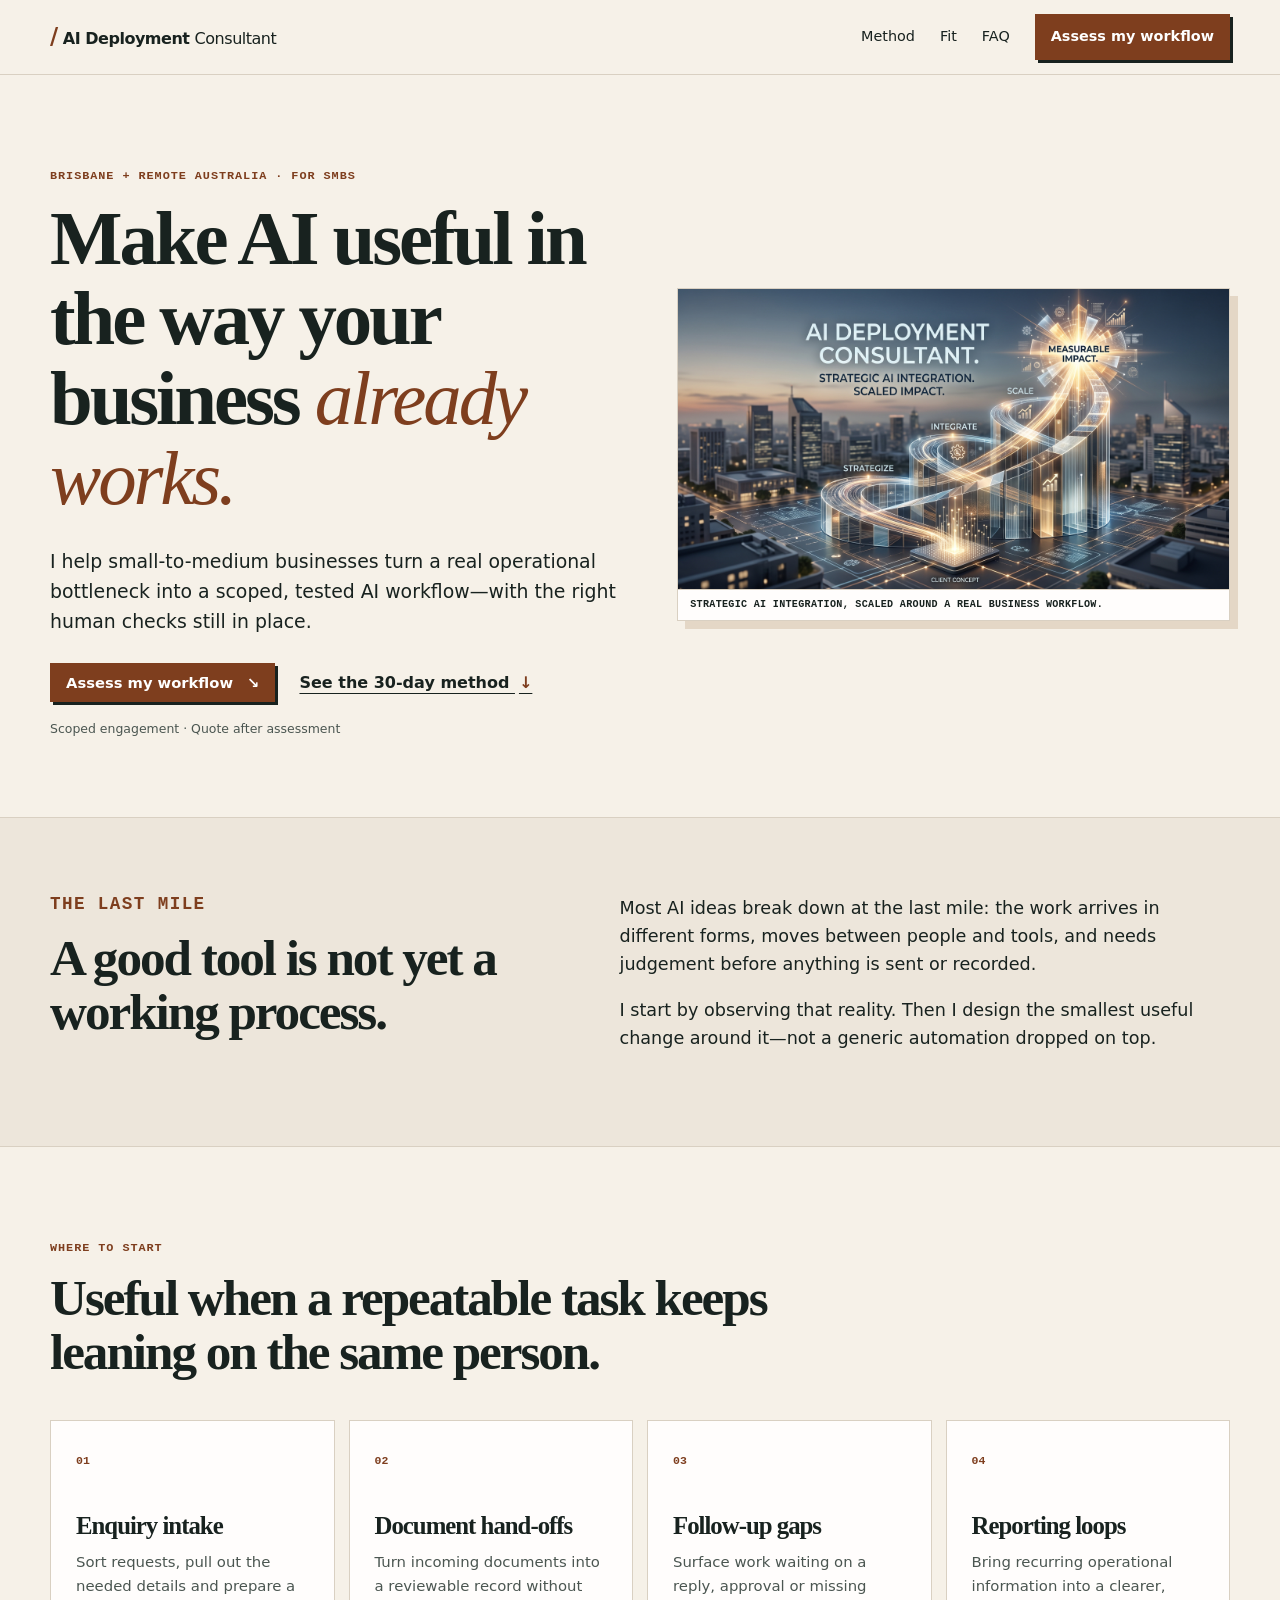
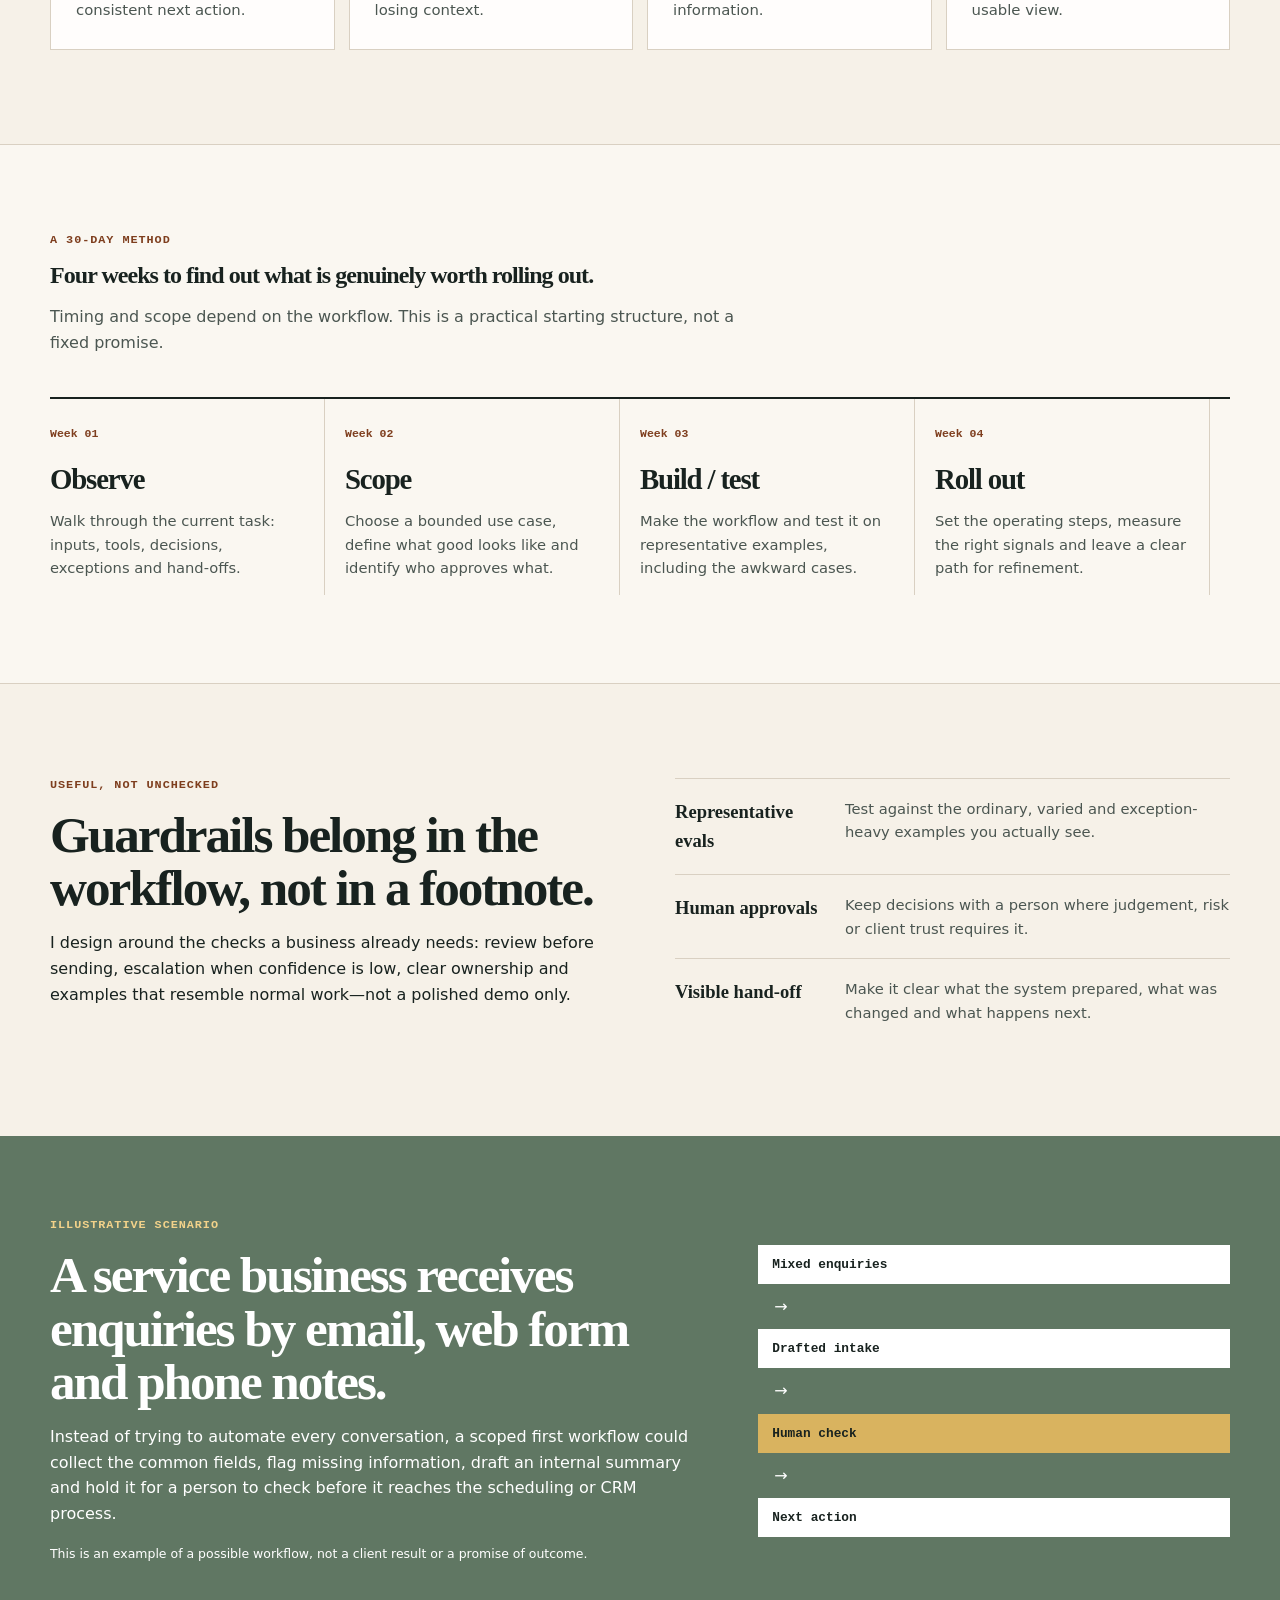
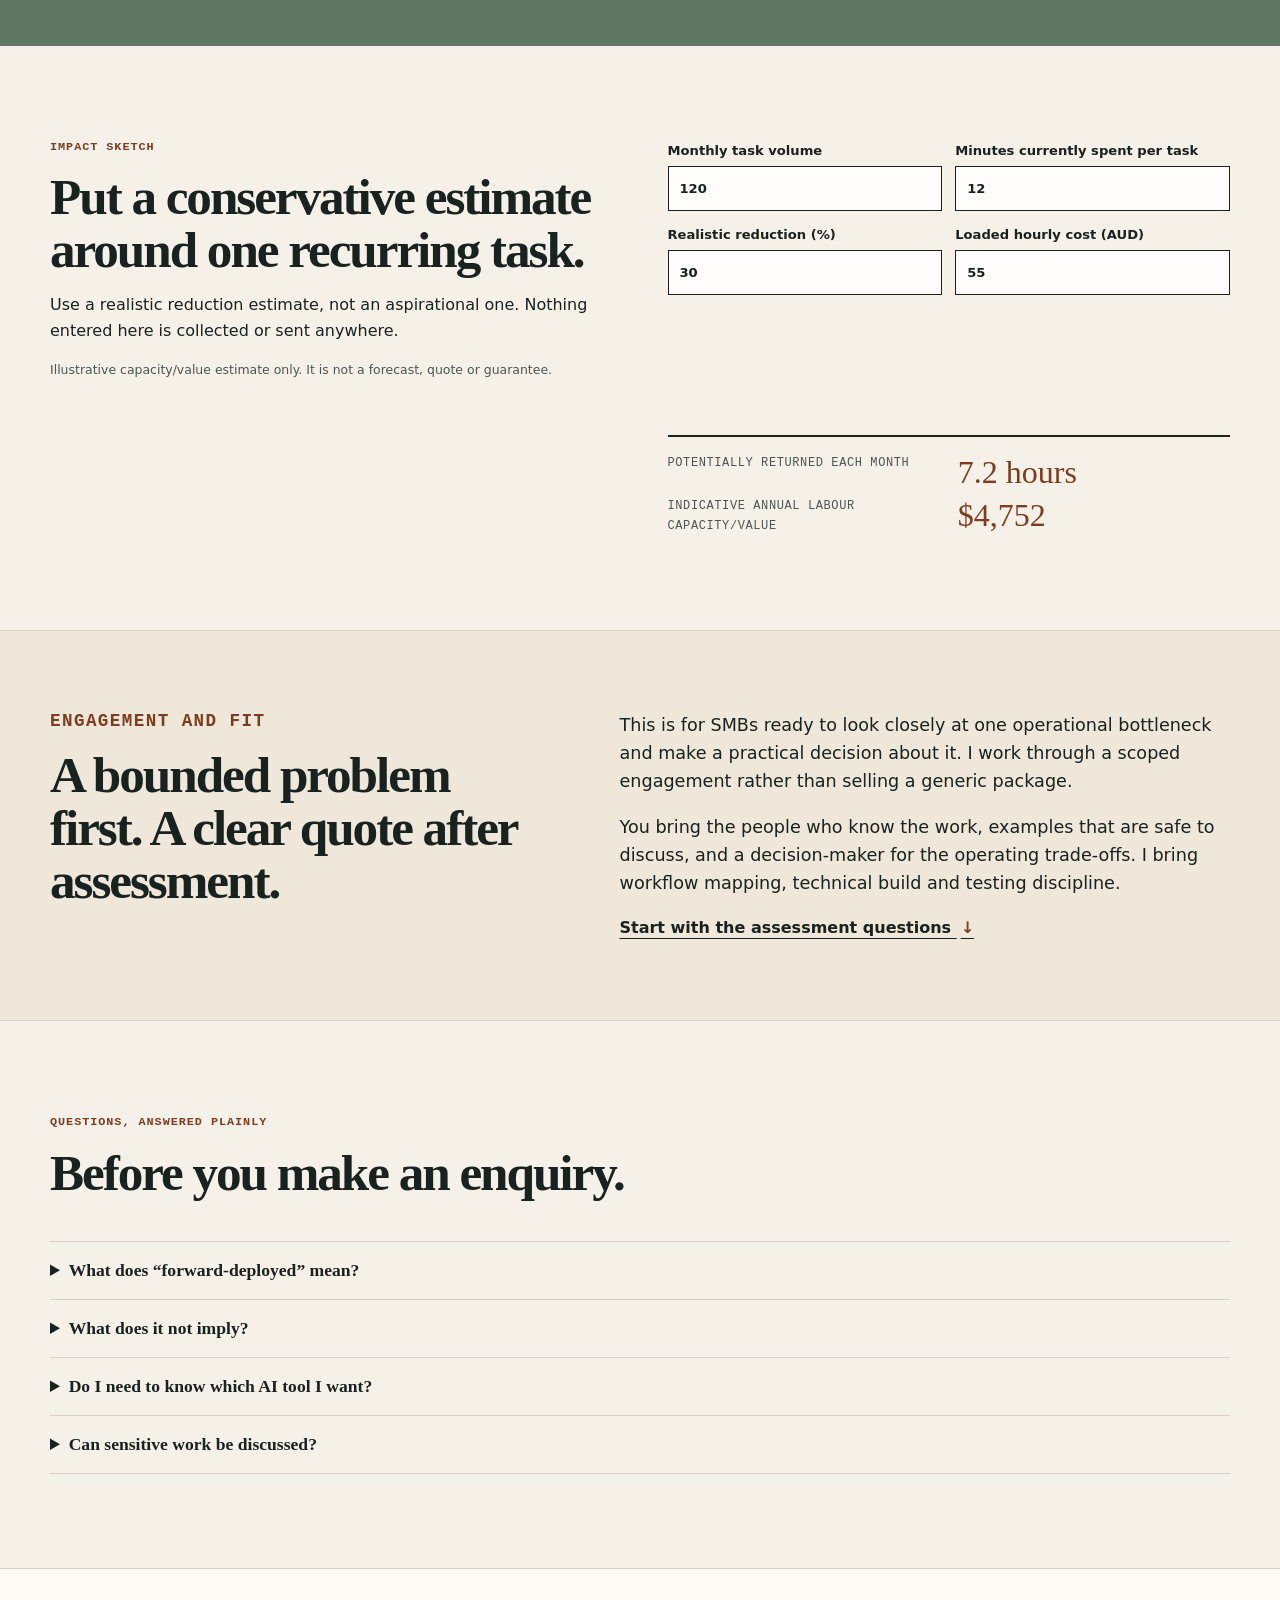
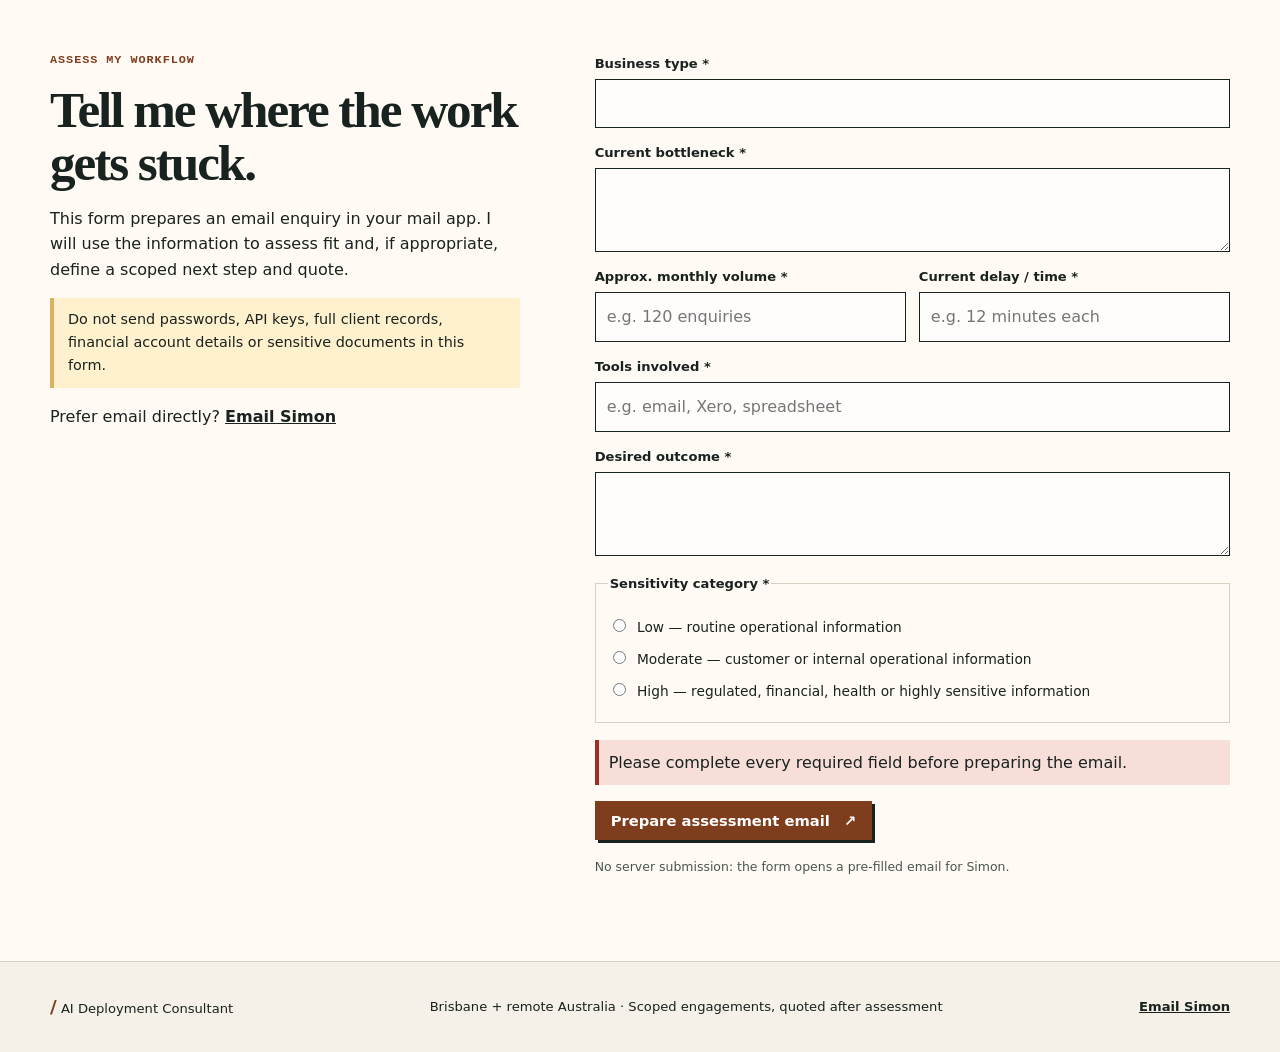
<file: index.html>
<!doctype html>
<html lang="en-AU">
  <head>
    <meta charset="utf-8" />
    <meta name="viewport" content="width=device-width, initial-scale=1" />
    <meta
      name="description"
      content="AI deployment consulting for Brisbane and remote Australian small-to-medium businesses. Turn a real workflow bottleneck into a scoped, tested rollout."
    />
    <meta name="theme-color" content="#F6F1E8" />
    <link
      rel="canonical"
      href="https://492kw.github.io/ai-deployment-consultant/"
    />
    <link rel="icon" href="favicon.svg" type="image/svg+xml" />
    <meta property="og:type" content="website" />
    <meta
      property="og:title"
      content="AI Deployment Consultant — Make AI useful in the way your business already works."
    />
    <meta
      property="og:description"
      content="Scoped AI workflow deployment for Brisbane and remote Australian SMBs."
    />
    <meta
      property="og:url"
      content="https://492kw.github.io/ai-deployment-consultant/"
    />
    <meta
      property="og:image"
      content="https://492kw.github.io/ai-deployment-consultant/social-card.png"
    />
    <meta name="twitter:card" content="summary_large_image" />
    <title>AI Deployment Consultant | Practical AI workflow rollout</title>
    <link rel="stylesheet" href="assets/site.css" />
    <script type="application/ld+json">
      {
        "@context": "https://schema.org",
        "@type": "ProfessionalService",
        "name": "AI Deployment Consultant",
        "description": "Scoped AI workflow deployment consulting for small-to-medium businesses in Brisbane and remotely across Australia.",
        "url": "https://492kw.github.io/ai-deployment-consultant/",
        "areaServed": ["Brisbane", "Australia"]
      }
    </script>
  </head>
  <body>
    <a class="skip" href="#main">Skip to content</a>
    <header class="site-header">
      <nav class="nav shell" aria-label="Primary">
        <a class="brand" href="#top" aria-label="AI Deployment Consultant home"
          ><span class="brand-mark">/</span> AI Deployment <b>Consultant</b></a
        ><button
          class="menu-button"
          aria-expanded="false"
          aria-controls="nav-links"
        >
          Menu
        </button>
        <div class="nav-links" id="nav-links">
          <a href="#method">Method</a><a href="#fit">Fit</a
          ><a href="#faq">FAQ</a
          ><a class="nav-cta" href="#assessment">Assess my workflow</a>
        </div>
      </nav>
    </header>
    <main id="main">
      <section id="top" class="hero shell">
        <div class="hero-copy">
          <p class="eyebrow">Brisbane + remote Australia · for SMBs</p>
          <h1>
            Make AI useful in the way your business <em>already works.</em>
          </h1>
          <p class="lede">
            I help small-to-medium businesses turn a real operational bottleneck
            into a scoped, tested AI workflow—with the right human checks still
            in place.
          </p>
          <div class="actions">
            <a class="button" href="#assessment"
              >Assess my workflow <span>↘</span></a
            ><a class="text-link" href="#method"
              >See the 30-day method <span>↓</span></a
            >
          </div>
          <p class="micro">Scoped engagement · Quote after assessment</p>
        </div>
        <figure class="hero-graphic">
          <img
            src="assets/images/fde-hero.jpg"
            width="2816"
            height="1536"
            alt="AI Deployment Consultant graphic showing a staged path from strategise and integrate to measurable impact."
          />
          <figcaption>
            Strategic AI integration, scaled around a real business workflow.
          </figcaption>
        </figure>
      </section>
      <section class="problem">
        <div class="shell split">
          <div>
            <p class="eyebrow">The last mile</p>
            <h2>A good tool is not yet a working process.</h2>
          </div>
          <div>
            <p>
              Most AI ideas break down at the last mile: the work arrives in
              different forms, moves between people and tools, and needs
              judgement before anything is sent or recorded.
            </p>
            <p>
              I start by observing that reality. Then I design the smallest
              useful change around it—not a generic automation dropped on top.
            </p>
          </div>
        </div>
      </section>
      <section class="shell section">
        <div class="section-head">
          <p class="eyebrow">Where to start</p>
          <h2>
            Useful when a repeatable task keeps leaning on the same person.
          </h2>
        </div>
        <div class="use-grid">
          <article>
            <span>01</span>
            <h3>Enquiry intake</h3>
            <p>
              Sort requests, pull out the needed details and prepare a
              consistent next action.
            </p>
          </article>
          <article>
            <span>02</span>
            <h3>Document hand-offs</h3>
            <p>
              Turn incoming documents into a reviewable record without losing
              context.
            </p>
          </article>
          <article>
            <span>03</span>
            <h3>Follow-up gaps</h3>
            <p>
              Surface work waiting on a reply, approval or missing information.
            </p>
          </article>
          <article>
            <span>04</span>
            <h3>Reporting loops</h3>
            <p>
              Bring recurring operational information into a clearer, usable
              view.
            </p>
          </article>
        </div>
      </section>
      <section id="method" class="method">
        <div class="shell">
          <div class="section-head">
            <p class="eyebrow">A 30-day method</p>
            <h2>Four weeks to find out what is genuinely worth rolling out.</h2>
            <p>
              Timing and scope depend on the workflow. This is a practical
              starting structure, not a fixed promise.
            </p>
          </div>
          <ol class="weeks">
            <li>
              <span>Week 01</span>
              <h3>Observe</h3>
              <p>
                Walk through the current task: inputs, tools, decisions,
                exceptions and hand-offs.
              </p>
            </li>
            <li>
              <span>Week 02</span>
              <h3>Scope</h3>
              <p>
                Choose a bounded use case, define what good looks like and
                identify who approves what.
              </p>
            </li>
            <li>
              <span>Week 03</span>
              <h3>Build / test</h3>
              <p>
                Make the workflow and test it on representative examples,
                including the awkward cases.
              </p>
            </li>
            <li>
              <span>Week 04</span>
              <h3>Roll out</h3>
              <p>
                Set the operating steps, measure the right signals and leave a
                clear path for refinement.
              </p>
            </li>
          </ol>
        </div>
      </section>
      <section class="shell section guardrails">
        <div class="guardrail-copy">
          <p class="eyebrow">Useful, not unchecked</p>
          <h2>Guardrails belong in the workflow, not in a footnote.</h2>
          <p>
            I design around the checks a business already needs: review before
            sending, escalation when confidence is low, clear ownership and
            examples that resemble normal work—not a polished demo only.
          </p>
        </div>
        <ul>
          <li>
            <b>Representative evals</b
            ><span
              >Test against the ordinary, varied and exception-heavy examples
              you actually see.</span
            >
          </li>
          <li>
            <b>Human approvals</b
            ><span
              >Keep decisions with a person where judgement, risk or client
              trust requires it.</span
            >
          </li>
          <li>
            <b>Visible hand-off</b
            ><span
              >Make it clear what the system prepared, what was changed and what
              happens next.</span
            >
          </li>
        </ul>
      </section>
      <section class="scenario">
        <div class="shell scenario-grid">
          <div>
            <p class="eyebrow">Illustrative scenario</p>
            <h2>
              A service business receives enquiries by email, web form and phone
              notes.
            </h2>
            <p>
              Instead of trying to automate every conversation, a scoped first
              workflow could collect the common fields, flag missing
              information, draft an internal summary and hold it for a person to
              check before it reaches the scheduling or CRM process.
            </p>
            <p class="micro">
              This is an example of a possible workflow, not a client result or
              a promise of outcome.
            </p>
          </div>
          <div class="scenario-flow">
            <span>Mixed enquiries</span><i>→</i><span>Drafted intake</span
            ><i>→</i><span class="approval">Human check</span><i>→</i
            ><span>Next action</span>
          </div>
        </div>
      </section>
      <section
        class="shell calculator section"
        aria-labelledby="calculator-title"
      >
        <div class="calculator-copy">
          <p class="eyebrow">Impact sketch</p>
          <h2 id="calculator-title">
            Put a conservative estimate around one recurring task.
          </h2>
          <p>
            Use a realistic reduction estimate, not an aspirational one. Nothing
            entered here is collected or sent anywhere.
          </p>
          <p class="micro">
            Illustrative capacity/value estimate only. It is not a forecast,
            quote or guarantee.
          </p>
        </div>
        <form class="calc-form" onsubmit="return false">
          <label
            >Monthly task volume<input
              id="volume"
              type="number"
              min="1"
              max="100000"
              value="120"
              inputmode="numeric" /></label
          ><label
            >Minutes currently spent per task<input
              id="minutes"
              type="number"
              min="1"
              max="1440"
              value="12"
              inputmode="numeric" /></label
          ><label
            >Realistic reduction (%)<input
              id="reduction"
              type="number"
              min="0"
              max="95"
              value="30"
              inputmode="numeric" /></label
          ><label
            >Loaded hourly cost (AUD)<input
              id="cost"
              type="number"
              min="1"
              max="1000"
              value="55"
              inputmode="decimal"
          /></label>
        </form>
        <output class="calc-output" id="calc-output" aria-live="polite"
          ><span>Potentially returned each month</span
          ><strong id="hours">7.2 hours</strong
          ><span>Indicative annual labour capacity/value</span
          ><strong id="value">$4,752</strong></output
        >
      </section>
      <section id="fit" class="fit">
        <div class="shell split">
          <div>
            <p class="eyebrow">Engagement and fit</p>
            <h2>A bounded problem first. A clear quote after assessment.</h2>
          </div>
          <div>
            <p>
              This is for SMBs ready to look closely at one operational
              bottleneck and make a practical decision about it. I work through
              a scoped engagement rather than selling a generic package.
            </p>
            <p>
              You bring the people who know the work, examples that are safe to
              discuss, and a decision-maker for the operating trade-offs. I
              bring workflow mapping, technical build and testing discipline.
            </p>
            <a class="text-link" href="#assessment"
              >Start with the assessment questions <span>↓</span></a
            >
          </div>
        </div>
      </section>
      <section id="faq" class="shell section faq">
        <div class="section-head">
          <p class="eyebrow">Questions, answered plainly</p>
          <h2>Before you make an enquiry.</h2>
        </div>
        <details>
          <summary>What does “forward-deployed” mean?</summary>
          <p>
            Forward Deployed Engineering is a term sometimes used for technical
            work that begins close to a customer's real workflow rather than
            from a generic product brief. Here it simply describes the method:
            observe, scope, build, test and roll out around your business
            process.
          </p>
        </details>
        <details>
          <summary>What does it not imply?</summary>
          <p>
            It does not imply an embedded team, a large-company programme or
            permanent on-site staffing. This is owner-operated consulting with a
            scoped engagement and a clear hand-over.
          </p>
        </details>
        <details>
          <summary>Do I need to know which AI tool I want?</summary>
          <p>
            No. A useful assessment starts with the task, the current hand-offs
            and the risks. The tooling decision follows the workflow, not the
            other way around.
          </p>
        </details>
        <details>
          <summary>Can sensitive work be discussed?</summary>
          <p>
            At the assessment stage, describe the category and process without
            sending passwords, full client records or sensitive documents. The
            right handling approach is part of the scope.
          </p>
        </details>
      </section>
      <section id="assessment" class="assessment">
        <div class="shell assessment-grid">
          <div>
            <p class="eyebrow">Assess my workflow</p>
            <h2>Tell me where the work gets stuck.</h2>
            <p>
              This form prepares an email enquiry in your mail app. I will use
              the information to assess fit and, if appropriate, define a scoped
              next step and quote.
            </p>
            <p class="notice">
              Do not send passwords, API keys, full client records, financial
              account details or sensitive documents in this form.
            </p>
            <p class="direct-email">
              Prefer email directly?
              <a
                href="mailto:fringedesign.tech@gmail.com?subject=Workflow%20assessment%20enquiry"
                >Email Simon</a
              >
            </p>
          </div>
          <form id="assessment-form" novalidate>
            <div class="form-row">
              <label for="business"
                >Business type <b aria-hidden="true">*</b></label
              ><input
                id="business"
                name="business"
                required
                autocomplete="organization"
              />
            </div>
            <div class="form-row">
              <label for="bottleneck"
                >Current bottleneck <b aria-hidden="true">*</b></label
              ><textarea id="bottleneck" name="bottleneck" required></textarea>
            </div>
            <div class="two-col">
              <div class="form-row">
                <label for="monthly"
                  >Approx. monthly volume <b aria-hidden="true">*</b></label
                ><input
                  id="monthly"
                  name="monthly"
                  required
                  inputmode="numeric"
                  placeholder="e.g. 120 enquiries"
                />
              </div>
              <div class="form-row">
                <label for="delay"
                  >Current delay / time <b aria-hidden="true">*</b></label
                ><input
                  id="delay"
                  name="delay"
                  required
                  placeholder="e.g. 12 minutes each"
                />
              </div>
            </div>
            <div class="form-row">
              <label for="tools"
                >Tools involved <b aria-hidden="true">*</b></label
              ><input
                id="tools"
                name="tools"
                required
                placeholder="e.g. email, Xero, spreadsheet"
              />
            </div>
            <div class="form-row">
              <label for="outcome"
                >Desired outcome <b aria-hidden="true">*</b></label
              ><textarea id="outcome" name="outcome" required></textarea>
            </div>
            <fieldset>
              <legend>Sensitivity category <b aria-hidden="true">*</b></legend>
              <label
                ><input
                  type="radio"
                  name="sensitivity"
                  value="Low — routine operational information"
                  required
                />
                Low — routine operational information</label
              ><label
                ><input
                  type="radio"
                  name="sensitivity"
                  value="Moderate — customer or internal operational information"
                />
                Moderate — customer or internal operational information</label
              ><label
                ><input
                  type="radio"
                  name="sensitivity"
                  value="High — regulated, financial, health or highly sensitive information"
                />
                High — regulated, financial, health or highly sensitive
                information</label
              >
            </fieldset>
            <p class="form-error" id="form-error" role="alert" hidden>
              Please complete every required field before preparing the email.
            </p>
            <button class="button" type="submit">
              Prepare assessment email <span>↗</span>
            </button>
            <p class="micro">
              No server submission: the form opens a pre-filled email for Simon.
            </p>
          </form>
        </div>
      </section>
    </main>
    <footer>
      <div class="shell footer">
        <p><span class="brand-mark">/</span> AI Deployment Consultant</p>
        <p>
          Brisbane + remote Australia · Scoped engagements, quoted after
          assessment
        </p>
        <a href="mailto:fringedesign.tech@gmail.com">Email Simon</a>
      </div>
    </footer>
    <script src="assets/site.js"></script>
  </body>
</html>
</file>
<file: assets/site.css>
:root {
  --paper: #f6f1e8;
  --surface: #fffdfc;
  --ink: #18221f;
  --muted: #4b5651;
  --copper: #7e3e1e;
  --copper-dark: #5e2913;
  --sage: #607763;
  --ochre: #d9b35f;
  --rule: #d9d0c2;
  --serif: Georgia, Cambria, "Times New Roman", serif;
  --sans:
    Inter, ui-sans-serif, system-ui, -apple-system, "Segoe UI", sans-serif;
  --mono: ui-monospace, SFMono-Regular, Consolas, monospace;
}
* {
  box-sizing: border-box;
}
html {
  scroll-behavior: smooth;
}
body {
  margin: 0;
  background: var(--paper);
  color: var(--ink);
  font: 16px/1.6 var(--sans);
}
a {
  color: inherit;
}
.shell {
  width: min(1180px, calc(100% - 48px));
  margin: auto;
}
.skip {
  position: fixed;
  left: 10px;
  top: -60px;
  background: var(--ink);
  color: #fff;
  padding: 10px;
  z-index: 9;
}
.skip:focus {
  top: 10px;
}
.site-header {
  position: sticky;
  top: 0;
  z-index: 5;
  background: rgba(246, 241, 232, 0.94);
  border-bottom: 1px solid var(--rule);
  backdrop-filter: blur(12px);
}
.nav {
  min-height: 74px;
  display: flex;
  align-items: center;
  justify-content: space-between;
  gap: 20px;
}
.brand {
  font-weight: 700;
  text-decoration: none;
  letter-spacing: -0.03em;
}
.brand b {
  font-weight: 400;
}
.brand-mark {
  color: var(--copper);
  font-weight: 900;
  font-size: 1.4em;
}
.nav-links {
  display: flex;
  align-items: center;
  gap: 25px;
}
.nav-links a {
  text-decoration: none;
  font-size: 0.9rem;
}
.nav-cta,
.button {
  background: var(--copper);
  color: white !important;
  padding: 10px 15px;
  border: 1px solid var(--copper);
  box-shadow: 3px 3px 0 var(--ink);
  font-weight: 700;
}
.menu-button {
  display: none;
  border: 1px solid var(--ink);
  background: transparent;
  padding: 7px 10px;
  font: inherit;
}
.hero {
  display: grid;
  grid-template-columns: 1.02fr 0.98fr;
  gap: 52px;
  padding: 94px 0 78px;
  align-items: center;
}
.eyebrow {
  font: 700 0.74rem/1.2 var(--mono);
  letter-spacing: 0.08em;
  text-transform: uppercase;
  color: var(--copper);
  margin: 0 0 16px;
}
.hero h1,
h2,
h3 {
  font-family: var(--serif);
  letter-spacing: -0.04em;
  line-height: 1.04;
  margin: 0;
}
.hero h1 {
  font-size: clamp(3.1rem, 6vw, 5.6rem);
  max-width: 700px;
}
.hero h1 em {
  color: var(--copper);
  font-weight: 400;
}
.lede {
  font-size: 1.18rem;
  max-width: 580px;
  margin: 27px 0;
}
.actions {
  display: flex;
  align-items: center;
  gap: 24px;
  flex-wrap: wrap;
}
.button {
  display: inline-block;
  text-decoration: none;
  font: 700 0.92rem var(--sans);
  cursor: pointer;
}
.button:hover {
  background: var(--copper-dark);
}
.button span {
  margin-left: 9px;
}
.text-link {
  font-weight: 700;
  text-underline-offset: 5px;
}
.text-link span {
  color: var(--copper);
  margin-left: 4px;
}
.micro {
  font-size: 0.78rem;
  color: var(--muted);
  margin: 17px 0 0;
}
.hero-graphic {
  margin: 0;
  position: relative;
  overflow: hidden;
  border: 1px solid var(--rule);
  background: #223647;
  box-shadow: 8px 8px 0 #e4d7c6;
}
.hero-graphic img {
  display: block;
  width: 100%;
  height: auto;
  aspect-ratio: 11 / 6;
  object-fit: cover;
  object-position: center;
}
.hero-graphic figcaption {
  margin: 0;
  padding: 8px 12px;
  background: var(--surface);
  border-top: 1px solid var(--rule);
  color: var(--ink);
  font: 700 0.63rem/1.35 var(--mono);
  letter-spacing: 0.03em;
  text-transform: uppercase;
}
.problem,
.method,
.fit,
.assessment {
  border-top: 1px solid var(--rule);
  border-bottom: 1px solid var(--rule);
}
.problem {
  padding: 76px 0;
  background: #ede6db;
}
.split {
  display: grid;
  grid-template-columns: 0.9fr 1.1fr;
  gap: 70px;
}
.split h2,
.section h2,
.guardrail-copy h2,
.calculator h2,
.assessment h2 {
  font-size: clamp(2.25rem, 4vw, 3.8rem);
}
.split p {
  font-size: 1.1rem;
  margin-top: 0;
}
.section {
  padding: 94px 0;
}
.section-head {
  max-width: 720px;
  margin-bottom: 42px;
}
.section-head > p:last-child {
  color: var(--muted);
}
.use-grid {
  display: grid;
  grid-template-columns: repeat(4, 1fr);
  gap: 14px;
}
.use-grid article {
  background: var(--surface);
  border: 1px solid var(--rule);
  padding: 25px;
  min-height: 230px;
}
.use-grid span,
.weeks span {
  font: 700 0.72rem var(--mono);
  color: var(--copper);
}
.use-grid h3 {
  font-size: 1.55rem;
  margin: 42px 0 12px;
}
.use-grid p {
  font-size: 0.93rem;
  color: var(--muted);
  margin: 0;
}
.method {
  padding: 88px 0;
  background: #faf7f1;
}
.weeks {
  list-style: none;
  padding: 0;
  margin: 0;
  display: grid;
  grid-template-columns: repeat(4, 1fr);
  border-top: 2px solid var(--ink);
}
.weeks li {
  padding: 20px 22px 0 0;
  border-right: 1px solid var(--rule);
  margin-right: 20px;
}
.weeks h3 {
  font-size: 1.8rem;
  margin: 20px 0 13px;
}
.weeks p {
  font-size: 0.92rem;
  color: var(--muted);
}
.guardrails {
  display: grid;
  grid-template-columns: 1fr 1fr;
  gap: 70px;
}
.guardrails ul {
  list-style: none;
  padding: 0;
  margin: 0;
}
.guardrails li {
  padding: 18px 0;
  border-top: 1px solid var(--rule);
  display: grid;
  grid-template-columns: 150px 1fr;
  gap: 20px;
}
.guardrails li b {
  font-family: var(--serif);
  font-size: 1.16rem;
}
.guardrails li span {
  color: var(--muted);
  font-size: 0.92rem;
}
.scenario {
  background: var(--sage);
  color: #fff;
  padding: 82px 0;
}
.scenario .eyebrow {
  color: #f2d28a;
}
.scenario h2 {
  font-size: clamp(2.2rem, 4vw, 3.6rem);
}
.scenario-grid {
  display: grid;
  grid-template-columns: 1.15fr 0.85fr;
  gap: 70px;
}
.scenario p {
  max-width: 690px;
}
.scenario .micro {
  color: #e9f1e7;
}
.scenario-flow {
  align-self: center;
  display: flex;
  flex-direction: column;
  gap: 10px;
}
.scenario-flow span {
  background: #fff;
  color: var(--ink);
  padding: 12px 14px;
  font: 700 0.8rem var(--mono);
}
.scenario-flow .approval {
  background: var(--ochre);
}
.scenario-flow i {
  font-style: normal;
  padding-left: 16px;
}
.calculator {
  display: grid;
  grid-template-columns: 1fr 1fr;
  gap: 55px;
}
.calc-form {
  display: grid;
  grid-template-columns: 1fr 1fr;
  gap: 13px;
  align-content: start;
}
.calc-form label,
.form-row label {
  font-size: 0.82rem;
  font-weight: 700;
  display: block;
}
.calc-form input,
input,
textarea {
  display: block;
  width: 100%;
  margin-top: 5px;
  border: 1px solid var(--ink);
  border-radius: 0;
  background: var(--surface);
  color: var(--ink);
  padding: 11px;
  font: inherit;
}
.calc-output {
  grid-column: 2;
  display: grid;
  grid-template-columns: 1fr 1fr;
  gap: 6px 18px;
  border-top: 2px solid var(--ink);
  padding-top: 17px;
  align-self: end;
}
.calc-output span {
  font-size: 0.75rem;
  text-transform: uppercase;
  letter-spacing: 0.05em;
  font-family: var(--mono);
  color: var(--muted);
}
.calc-output strong {
  font: 2rem var(--serif);
  color: var(--copper);
}
.fit {
  padding: 80px 0;
  background: #efe7d9;
}
.faq details {
  border-top: 1px solid var(--rule);
  padding: 18px 0;
}
.faq details:last-child {
  border-bottom: 1px solid var(--rule);
}
.faq summary {
  font: 700 1.1rem var(--serif);
  cursor: pointer;
}
.faq details p {
  color: var(--muted);
  max-width: 800px;
}
.assessment {
  padding: 84px 0;
  background: #fffaf3;
}
.assessment-grid {
  display: grid;
  grid-template-columns: 0.85fr 1.15fr;
  gap: 75px;
}
.notice {
  border-left: 4px solid var(--ochre);
  padding: 10px 14px;
  background: #fff1cd;
  font-size: 0.9rem;
}
.direct-email a {
  font-weight: 700;
}
.form-row {
  margin-bottom: 14px;
}
.two-col {
  display: grid;
  grid-template-columns: 1fr 1fr;
  gap: 13px;
}
textarea {
  min-height: 84px;
  resize: vertical;
}
fieldset {
  border: 1px solid var(--rule);
  margin: 17px 0;
  padding: 12px;
}
legend {
  font-size: 0.82rem;
  font-weight: 700;
}
fieldset label {
  display: block;
  font-size: 0.86rem;
  margin: 8px 0;
}
fieldset input {
  display: inline;
  width: auto;
  margin-right: 7px;
}
.form-error {
  background: #f8ded9;
  border-left: 4px solid #9c3026;
  padding: 10px;
  display: block;
}
.footer {
  padding: 30px 0;
  display: flex;
  gap: 20px;
  justify-content: space-between;
  align-items: center;
  font-size: 0.82rem;
}
.footer p {
  margin: 0;
}
.footer a {
  font-weight: 700;
}
button:focus-visible,
a:focus-visible,
input:focus-visible,
textarea:focus-visible,
summary:focus-visible {
  outline: 3px solid var(--ochre);
  outline-offset: 3px;
}
@media (prefers-reduced-motion: reduce) {
  html {
    scroll-behavior: auto;
  }
  * {
    animation: none !important;
    transition: none !important;
  }
}
@media (max-width: 800px) {
  .hero,
  .split,
  .guardrails,
  .scenario-grid,
  .calculator,
  .assessment-grid {
    grid-template-columns: 1fr;
    gap: 36px;
  }
  .hero {
    padding-top: 62px;
  }
  .use-grid,
  .weeks {
    grid-template-columns: repeat(2, 1fr);
  }
  .weeks li {
    border-bottom: 1px solid var(--rule);
    padding-bottom: 10px;
  }
  .calc-output {
    grid-column: auto;
  }
  .footer {
    display: block;
  }
  .footer > * {
    margin: 10px 0 !important;
  }
}
@media (max-width: 580px) {
  .shell {
    width: min(100% - 32px, 1180px);
  }
  .nav {
    min-height: 62px;
  }
  .menu-button {
    display: block;
  }
  .nav-links {
    display: none;
    position: absolute;
    left: 16px;
    right: 16px;
    top: 62px;
    background: var(--surface);
    border: 1px solid var(--rule);
    padding: 15px;
    align-items: stretch;
  }
  .nav-links.open {
    display: flex;
    flex-direction: column;
  }
  .nav-links a {
    padding: 7px;
  }
  .hero h1 {
    font-size: 3.15rem;
  }
  .hero {
    gap: 30px;
  }
  .use-grid,
  .weeks,
  .two-col,
  .calc-form {
    grid-template-columns: 1fr;
  }
  .use-grid article {
    min-height: auto;
  }
  .section,
  .method,
  .assessment {
    padding: 62px 0;
  }
  .guardrails li {
    grid-template-columns: 1fr;
    gap: 4px;
  }
  .scenario {
    padding: 62px 0;
  }
  .scenario-grid {
    gap: 30px;
  }
  .calc-output {
    grid-template-columns: 1fr;
  }
  .footer {
    padding: 25px 0;
  }
}
.scenario .micro {
  color: #fff;
}
</file>
